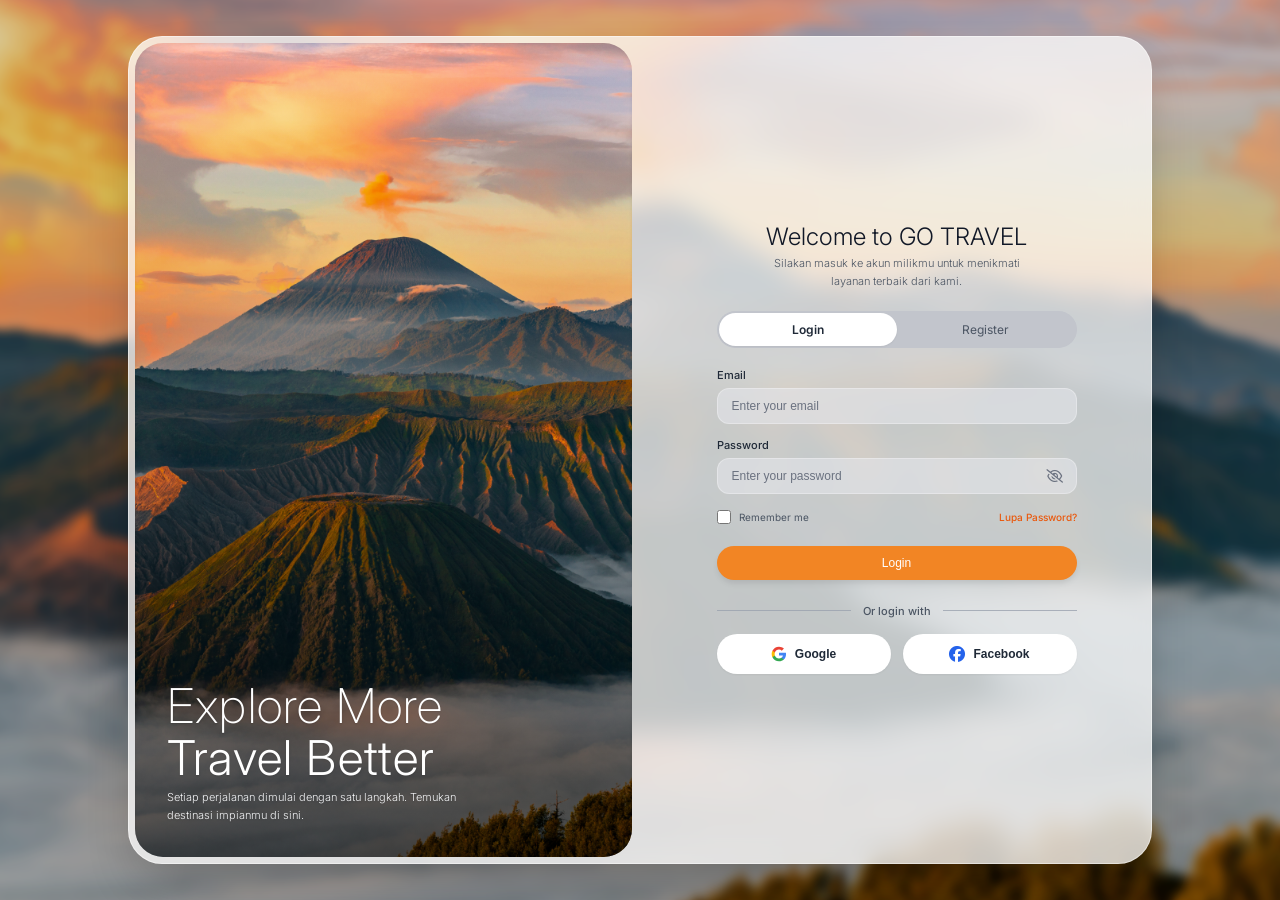
<file: login.html>
<!DOCTYPE html>
<html lang="id">
<head>
  <meta charset="UTF-8" />
  <meta name="viewport" content="width=device-width, initial-scale=1.0" />
  <title>Login - GO TRAVEL</title>
  
  <!-- Font Awesome Icons -->
  <link rel="stylesheet" href="https://cdnjs.cloudflare.com/ajax/libs/font-awesome/6.4.0/css/all.min.css" />
  <!-- Custom CSS Murni -->
  <link rel="stylesheet" href="style.css" />

  <!-- SDK Google Identity Services Resmi -->
  <script src="https://accounts.google.com/gsi/client" async defer></script>
  <!-- SDK Facebook Login Resmi -->
  <script async defer crossorigin="anonymous" src="https://connect.facebook.net/id_ID/sdk.js"></script>
</head>
<body>
  
  <!-- Overlay Latar Belakang -->
  <div class="bg-overlay"></div>

  <!-- Main Card Container -->
  <div class="auth-card">
    
   <!-- Left Section: Image Card -->
    <div class="image-section">
      <div class="image-overlay"></div>
      
      <div class="image-text-content">
        <h1 class="image-title">
          Explore More<br />
          <span class="image-title-light">Travel Better</span>
        </h1>
        <p class="image-subtitle">
          Setiap perjalanan dimulai dengan satu langkah. Temukan destinasi impianmu di sini.
        </p>
      </div>
    </div>

    <!-- Right Section: Login Form -->
    <div class="form-section">
      
      <!-- Title & Subtitle -->
      <div class="form-header">
        <h2>Welcome to GO TRAVEL</h2>
        <p>Silakan masuk ke akun milikmu untuk menikmati<br />layanan terbaik dari kami.</p>
      </div>

      <!-- Tab Switcher (Login Active) -->
      <div class="tab-switcher">
        <a href="login.html" class="tab-button active">Login</a>
        <a href="register.html" class="tab-button inactive">Register</a>
      </div>

      <!-- Form Inputs -->
      <form class="auth-form" onsubmit="event.preventDefault();">
        <!-- Email Input -->
        <div class="form-group">
          <label>Email</label>
          <input type="email" placeholder="Enter your email" class="input-field" />
        </div>

        <!-- Password Input -->
        <div class="form-group">
          <label>Password</label>
          <div class="password-wrapper">
            <input id="password" type="password" placeholder="Enter your password" class="input-field" />
            <button type="button" onclick="togglePassword()" class="toggle-password-btn">
              <i id="eye-icon" class="fa-regular fa-eye-slash"></i>
            </button>
          </div>
        </div>

        <!-- Remember Me & Forgot Password Row -->
        <div class="form-options">
          <div class="checkbox-group">
            <input id="remember" type="checkbox" />
            <label for="remember">Remember me</label>
          </div>
          <a href="javascript:void(0)" class="forgot-link">Lupa Password?</a>
        </div>

        <!-- Login Button Utama -->
        <button type="submit" onclick="window.location.href='index.html'" class="submit-btn">
          Login
        </button>
      </form>

      <!-- Divider -->
      <div class="divider">
        <div class="divider-line"></div>
        <span class="divider-text">Or login with</span>
        <div class="divider-line"></div>
      </div>

      <!-- Social Login Buttons Container -->
      <div class="social-group">
        <!-- Google Custom Button -->
        <button type="button" onclick="loginWithGoogle()" class="social-btn">
          <svg class="social-icon-svg" viewBox="0 0 24 24">
            <path fill="#4285F4" d="M22.56 12.25c0-.78-.07-1.53-.2-2.25H12v4.26h5.92c-.26 1.37-1.04 2.53-2.21 3.31v2.77h3.57c2.08-1.92 3.28-4.74 3.28-8.09z"/>
            <path fill="#34A853" d="M12 23c2.97 0 5.46-.98 7.28-2.66l-3.57-2.77c-.98.66-2.23 1.06-3.71 1.06-2.86 0-5.29-1.93-6.16-4.53H2.18v2.84C3.99 20.53 7.7 23 12 23z"/>
            <path fill="#FBBC05" d="M5.84 14.09c-.22-.66-.35-1.36-.35-2.09s.13-1.43.35-2.09V7.06H2.18C1.43 8.55 1 10.22 1 12s.43 3.45 1.18 4.94l2.85-2.22.81-.63z"/>
            <path fill="#EA4335" d="M12 5.38c1.62 0 3.06.56 4.21 1.64l3.15-3.15C17.45 2.09 14.97 1 12 1 7.7 1 3.99 3.47 2.18 7.06l3.66 2.84c.87-2.6 3.3-4.52 6.16-4.52z"/>
          </svg>
          Google
        </button>

        <!-- Facebook Custom Button -->
        <button type="button" onclick="loginWithFacebook()" class="social-btn">
          <i class="fa-brands fa-facebook social-icon-fa"></i>
          Facebook
        </button>
      </div>

    </div>
  </div>

  <!-- JavaScript Logika Auth -->
  <script>
    const GOOGLE_CLIENT_ID = "997677889943-rmdi2le79udl6mijar561sn9l4rtjstn.apps.googleusercontent.com";
    const FACEBOOK_APP_ID = "4514296402162475";

    let googleTokenClient;

    window.onload = function () {
      if (window.google) {
        googleTokenClient = google.accounts.oauth2.initTokenClient({
          client_id: GOOGLE_CLIENT_ID,
          scope: 'profile email',
          callback: (response) => {
            if (response.access_token) {
              fetch('https://www.googleapis.com/oauth2/v3/userinfo', {
                headers: { Authorization: `Bearer ${response.access_token}` }
              })
              .then(res => res.json())
              .then(profile => {
                console.log("Data User Google:", profile);
                alert(`Login berhasil! Selamat datang kembali, ${profile.name}!`);
                window.location.href = 'index.html';
              });
            }
          },
        });
      }
    };

    function loginWithGoogle() {
      if (googleTokenClient) {
        googleTokenClient.requestAccessToken();
      } else {
        alert("Google SDK belum siap, silakan coba beberapa detik lagi.");
      }
    }

    window.fbAsyncInit = function() {
      FB.init({
        appId      : FACEBOOK_APP_ID,
        cookie     : true,
        xfbml      : true,
        version    : 'v18.0'
      });
    };

    function loginWithFacebook() {
      if (typeof FB === 'undefined') {
        alert("Facebook SDK sedang dimuat. Pastikan koneksi internet kamu aktif.");
        return;
      }

      FB.login(function(response) {
        if (response.authResponse) {
          FB.api('/me', { fields: 'name, email, picture' }, function(profile) {
            console.log("Data User Facebook:", profile);
            alert(`Login berhasil! Selamat datang kembali, ${profile.name}!`);
            window.location.href = 'index.html';
          });
        } else {
          console.log("Login Facebook dibatalkan oleh pengguna.");
        }
      }, { scope: 'public_profile,email' });
    }

    function togglePassword() {
      const passwordInput = document.getElementById('password');
      const eyeIcon = document.getElementById('eye-icon');
      
      if (passwordInput.type === 'password') {
        passwordInput.type = 'text';
        eyeIcon.classList.remove('fa-eye-slash');
        eyeIcon.classList.add('fa-eye');
      } else {
        passwordInput.type = 'password';
        eyeIcon.classList.remove('fa-eye');
        eyeIcon.classList.add('fa-eye-slash');
      }
    }
  </script>
</body>
</html>
</file>
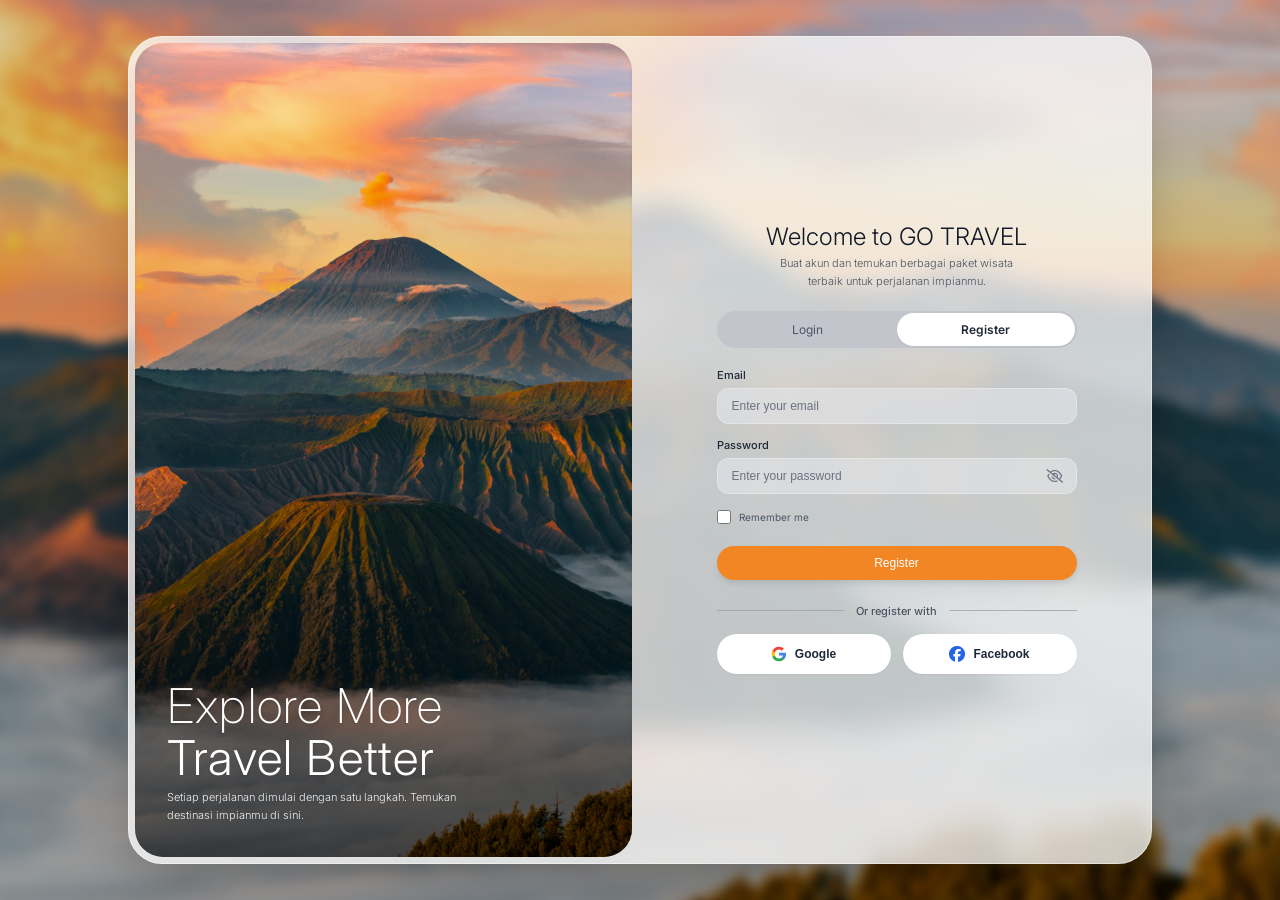
<file: register.html>
<!DOCTYPE html>
<html lang="id">
<head>
  <meta charset="UTF-8" />
  <meta name="viewport" content="width=device-width, initial-scale=1.0" />
  <title>Register - GO TRAVEL</title>
  
  <!-- Font Awesome Icons -->
  <link rel="stylesheet" href="https://cdnjs.cloudflare.com/ajax/libs/font-awesome/6.4.0/css/all.min.css" />
  <!-- Custom CSS Murni -->
  <link rel="stylesheet" href="style.css" />

  <!-- SDK Google Identity Services Resmi -->
  <script src="https://accounts.google.com/gsi/client" async defer></script>
  <!-- SDK Facebook Login Resmi -->
  <script async defer crossorigin="anonymous" src="https://connect.facebook.net/id_ID/sdk.js"></script>
</head>
<body>
  
  <!-- Overlay Latar Belakang -->
  <div class="bg-overlay"></div>

  <!-- Main Card Container -->
  <div class="auth-card">
    
    <!-- Left Section: Image Card -->
    <div class="image-section">
      <div class="image-overlay"></div>
      
      <div class="image-text-content">
        <h1 class="image-title">
          Explore More<br />
          <span class="image-title-light">Travel Better</span>
        </h1>
        <p class="image-subtitle">
          Setiap perjalanan dimulai dengan satu langkah. Temukan destinasi impianmu di sini.
        </p>
      </div>
    </div>

    <!-- Right Section: Register Form -->
    <div class="form-section">
      
      <!-- Title & Subtitle -->
      <div class="form-header">
        <h2>Welcome to GO TRAVEL</h2>
        <p>Buat akun dan temukan berbagai paket wisata<br />terbaik untuk perjalanan impianmu.</p>
      </div>

      <!-- Tab Switcher (Register Active) -->
      <div class="tab-switcher">
        <a href="login.html" class="tab-button inactive">Login</a>
        <a href="register.html" class="tab-button active">Register</a>
      </div>

      <!-- Form Inputs -->
      <form class="auth-form" onsubmit="event.preventDefault();">
        <!-- Email Input -->
        <div class="form-group">
          <label>Email</label>
          <input type="email" placeholder="Enter your email" class="input-field" />
        </div>

        <!-- Password Input -->
        <div class="form-group">
          <label>Password</label>
          <div class="password-wrapper">
            <input id="password" type="password" placeholder="Enter your password" class="input-field" />
            <button type="button" onclick="togglePassword()" class="toggle-password-btn">
              <i id="eye-icon" class="fa-regular fa-eye-slash"></i>
            </button>
          </div>
        </div>

        <!-- Remember Me Checkbox -->
        <div class="form-options">
          <div class="checkbox-group">
            <input id="remember" type="checkbox" />
            <label for="remember">Remember me</label>
          </div>
        </div>

        <!-- Register Button Utama -->
        <button type="submit" class="submit-btn">
          Register
        </button>
      </form>

      <!-- Divider -->
      <div class="divider">
        <div class="divider-line"></div>
        <span class="divider-text">Or register with</span>
        <div class="divider-line"></div>
      </div>

      <!-- Social Register Buttons Container -->
      <div class="social-group">
        <!-- Google Custom Button -->
        <button type="button" onclick="registerWithGoogle()" class="social-btn">
          <svg class="social-icon-svg" viewBox="0 0 24 24">
            <path fill="#4285F4" d="M22.56 12.25c0-.78-.07-1.53-.2-2.25H12v4.26h5.92c-.26 1.37-1.04 2.53-2.21 3.31v2.77h3.57c2.08-1.92 3.28-4.74 3.28-8.09z"/>
            <path fill="#34A853" d="M12 23c2.97 0 5.46-.98 7.28-2.66l-3.57-2.77c-.98.66-2.23 1.06-3.71 1.06-2.86 0-5.29-1.93-6.16-4.53H2.18v2.84C3.99 20.53 7.7 23 12 23z"/>
            <path fill="#FBBC05" d="M5.84 14.09c-.22-.66-.35-1.36-.35-2.09s.13-1.43.35-2.09V7.06H2.18C1.43 8.55 1 10.22 1 12s.43 3.45 1.18 4.94l2.85-2.22.81-.63z"/>
            <path fill="#EA4335" d="M12 5.38c1.62 0 3.06.56 4.21 1.64l3.15-3.15C17.45 2.09 14.97 1 12 1 7.7 1 3.99 3.47 2.18 7.06l3.66 2.84c.87-2.6 3.3-4.52 6.16-4.52z"/>
          </svg>
          Google
        </button>

        <!-- Facebook Custom Button -->
        <button type="button" onclick="registerWithFacebook()" class="social-btn">
          <i class="fa-brands fa-facebook social-icon-fa"></i>
          Facebook
        </button>
      </div>

    </div>
  </div>

  <!-- JavaScript Logika Auth -->
  <script>
    const GOOGLE_CLIENT_ID = "997677889943-rmdi2le79udl6mijar561sn9l4rtjstn.apps.googleusercontent.com";
    const FACEBOOK_APP_ID = "4514296402162475";

    let googleTokenClient;

    window.onload = function () {
      if (window.google) {
        googleTokenClient = google.accounts.oauth2.initTokenClient({
          client_id: GOOGLE_CLIENT_ID,
          scope: 'profile email',
          callback: (response) => {
            if (response.access_token) {
              fetch('https://www.googleapis.com/oauth2/v3/userinfo', {
                headers: { Authorization: `Bearer ${response.access_token}` }
              })
              .then(res => res.json())
              .then(profile => {
                console.log("Data User Google:", profile);
                alert(`Pendaftaran berhasil! Selamat datang di GO TRAVEL, ${profile.name}!`);
              });
            }
          },
        });
      }
    };

    function registerWithGoogle() {
      if (googleTokenClient) {
        googleTokenClient.requestAccessToken();
      } else {
        alert("Google SDK belum siap, silakan coba beberapa detik lagi.");
      }
    }

    window.fbAsyncInit = function() {
      FB.init({
        appId      : FACEBOOK_APP_ID,
        cookie     : true,
        xfbml      : true,
        version    : 'v18.0'
      });
    };

    function registerWithFacebook() {
      if (typeof FB === 'undefined') {
        alert("Facebook SDK sedang dimuat. Pastikan koneksi internet kamu aktif.");
        return;
      }

      FB.login(function(response) {
        if (response.authResponse) {
          FB.api('/me', { fields: 'name, email, picture' }, function(profile) {
            console.log("Data User Facebook:", profile);
            alert(`Pendaftaran berhasil! Selamat datang di GO TRAVEL, ${profile.name}!`);
          });
        } else {
          console.log("Pendaftaran Facebook dibatalkan oleh pengguna.");
        }
      }, { scope: 'public_profile,email' });
    }

    function togglePassword() {
      const passwordInput = document.getElementById('password');
      const eyeIcon = document.getElementById('eye-icon');
      
      if (passwordInput.type === 'password') {
        passwordInput.type = 'text';
        eyeIcon.classList.remove('fa-eye-slash');
        eyeIcon.classList.add('fa-eye');
      } else {
        passwordInput.type = 'password';
        eyeIcon.classList.remove('fa-eye');
        eyeIcon.classList.add('fa-eye-slash');
      }
    }
  </script>
</body>
</html>
</file>
<file: style.css>
/* =========================================================
   1. RESET & FONTS
   ========================================================= */
@import url('https://fonts.googleapis.com/css2?family=Inter:wght@100;200;300;400;500;600;700&display=swap');

* {
  box-sizing: border-box;
  margin: 0;
  padding: 0;
}

html, body {
  height: 100%;
  width: 100%;
  overflow: hidden !important;
  font-family: 'Inter', -apple-system, BlinkMacSystemFont, "Segoe UI", Roboto, sans-serif;
}

body {
  display: flex;
  align-items: center;
  justify-content: center;
  padding: 16px;
  position: relative;
  background-size: cover;
  background-position: center;
  background-attachment: fixed;
}

/* =========================================================
   2. BACKGROUND IMAGE & BLUR
   ========================================================= */
body::before {
  content: "";
  position: fixed;
  inset: 0;
  z-index: -1;
  background-image: url('img/gunung bromo.png');
  background-size: cover;
  background-position: center;
  filter: blur(5px);
  transform: scale(1.04);
}

.bg-overlay {
  position: absolute;
  inset: 0;
  background-color: rgba(0, 0, 0, 0.15);
  pointer-events: none;
}

/* =========================================================
   3. MAIN CARD CONTAINER
   ========================================================= */
.auth-card {
  position: relative;
  z-index: 10;
  width: 100%;
  max-width: 1024px;
  height: 100%;
  max-height: 92vh;
  background-color: rgba(255, 255, 255, 0.75);
  backdrop-filter: blur(12px);
  -webkit-backdrop-filter: blur(12px);
  border-radius: 34px;
  padding: 6px;
  border: 1px solid rgba(255, 255, 255, 0.45);
  box-shadow: 0 25px 50px -12px rgba(0, 0, 0, 0.25);
  display: grid;
  grid-template-columns: 1fr;
  gap: 16px;
  overflow: hidden;
}

@media (min-width: 768px) {
  .auth-card {
    grid-template-columns: 1fr 1fr;
  }
}

/* =========================================================
   4. LEFT SECTION (IMAGE CARD)
   ========================================================= */
.image-section {
  position: relative;
  border-radius: 28px;
  overflow: hidden;
  height: 100%;
  background-image: url('img/gunung bromo.png');
  background-size: cover;
  background-position: center;
  display: flex;
  flex-direction: column;
  justify-content: flex-end;
  padding: 24px;
  box-shadow: inset 0 2px 4px 0 rgba(0, 0, 0, 0.06);
}

@media (min-width: 1024px) {
  .image-section {
    padding: 32px;
  }
}

.image-overlay {
  position: absolute;
  inset: 0;
  background: linear-gradient(to top, rgba(0, 0, 0, 0.6), rgba(0, 0, 0, 0.1), transparent);
}

.image-text-content {
  position: relative;
  z-index: 10;
  color: #ffffff;
}

.image-title {
  font-size: 2.25rem;
  line-height: 1.1;
  font-weight: 200;
  letter-spacing: 0.025em;
  text-shadow: 0 1px 2px rgba(0, 0, 0, 0.1);
}

@media (min-width: 1024px) {
  .image-title {
    font-size: 3rem;
  }
}

.image-title-light {
  font-weight: 300;
}

.image-subtitle {
  font-size: 11px;
  color: #f3f4f6;
  font-weight: 300;
  max-width: 320px;
  line-height: 1.625;
  padding-top: 4px;
  text-shadow: 0 1px 2px rgba(0, 0, 0, 0.1);
}

/* =========================================================
   5. RIGHT SECTION (FORM CONTAINER)
   ========================================================= */
.form-section {
  display: flex;
  flex-direction: column;
  justify-content: center;
  align-items: center;
  padding: 16px 24px;
  color: #374151;
  width: 100%;
  height: 100%;
  margin: auto 0;
  overflow: hidden;
}

@media (min-width: 1024px) {
  .form-section {
    padding-left: 40px;
    padding-right: 40px;
  }
}

.form-header {
  text-align: center;
  margin-bottom: 20px;
  margin-top: -4px;
  width: 100%;
  max-width: 360px;
}

.form-header h2 {
  font-size: 22px;
  font-weight: 300;
  color: #111827;
  white-space: nowrap;
}

@media (min-width: 1024px) {
  .form-header h2 {
    font-size: 1.5rem;
  }
}

.form-header p {
  font-size: 11px;
  color: #4b5563;
  margin-top: 4px;
  line-height: 1.625;
  font-weight: 300;
}

/* =========================================================
   6. TAB SWITCHER
   ========================================================= */
.tab-switcher {
  background-color: #c2c5cc;
  padding: 2px;
  border-radius: 9999px;
  display: flex;
  align-items: center;
  margin-bottom: 20px;
  width: 100%;
  max-width: 360px;
}

.tab-button {
  width: 50%;
  padding: 8px 0;
  font-size: 12px;
  text-align: center;
  display: block;
  text-decoration: none;
  border-radius: 9999px;
  transition: all 0.2s ease;
}

.tab-button.inactive {
  font-weight: 400;
  color: #4b5563;
}

.tab-button.inactive:hover {
  color: #111827;
}

.tab-button.active {
  font-weight: 600;
  color: #1f2937;
  background-color: #ffffff;
  border: 1px solid rgba(255, 255, 255, 0.4);
  box-shadow: 0 1px 2px 0 rgba(0, 0, 0, 0.05);
}

/* =========================================================
   7. FORM ELEMENTS
   ========================================================= */
.auth-form {
  width: 100%;
  max-width: 360px;
  display: flex;
  flex-direction: column;
  gap: 14px;
}

.form-group {
  display: flex;
  flex-direction: column;
}

.form-group label {
  display: block;
  font-size: 11px;
  font-weight: 500;
  color: #1f2937;
  margin-bottom: 6px;
}

.input-field {
  width: 100%;
  padding: 10px 14px;
  font-size: 12px;
  background-color: rgba(229, 231, 235, 0.6);
  border: 1px solid rgba(255, 255, 255, 0.3);
  border-radius: 12px;
  outline: none;
  color: #1f2937;
  font-weight: 400;
  transition: all 0.2s ease;
}

.input-field::placeholder {
  color: #6b7280;
}

.input-field:focus {
  background-color: rgba(255, 255, 255, 0.9);
  border-color: #f97316;
}

.password-wrapper {
  position: relative;
  width: 100%;
}

.password-wrapper input {
  padding-right: 40px;
}

.toggle-password-btn {
  position: absolute;
  right: 14px;
  top: 50%;
  transform: translateY(-50%);
  background: none;
  border: none;
  color: #6b7280;
  cursor: pointer;
}

.toggle-password-btn:hover {
  color: #1f2937;
}

/* Options (Checkbox & Forgot Password) */
.form-options {
  display: flex;
  align-items: center;
  justify-content: space-between;
  padding-top: 2px;
}

.checkbox-group {
  display: flex;
  align-items: center;
}

.checkbox-group input {
  width: 14px;
  height: 14px;
  border-radius: 4px;
  cursor: pointer;
  accent-color: #059669;
}

.checkbox-group label {
  margin-left: 8px;
  font-size: 10px;
  color: #4b5563;
  cursor: pointer;
  user-select: none;
  margin-bottom: 0;
}

.forgot-link {
  font-size: 10px;
  color: #ea580c;
  text-decoration: none;
  font-weight: 500;
}

.forgot-link:hover {
  text-decoration: underline;
}

/* Submit Button */
.submit-btn {
  width: 100%;
  padding: 10px 0;
  background-color: #f28524;
  color: #ffffff;
  font-weight: 500;
  font-size: 12px;
  border-radius: 9999px;
  border: none;
  box-shadow: 0 4px 6px -1px rgba(0, 0, 0, 0.1);
  cursor: pointer;
  transition: background-color 0.2s ease;
  margin-top: 8px;
  text-align: center;
}

.submit-btn:hover {
  background-color: #e07516;
}

/* =========================================================
   8. DIVIDER & SOCIAL BUTTONS
   ========================================================= */
.divider {
  display: flex;
  align-items: center;
  margin-top: 24px;
  margin-bottom: 16px;
  width: 100%;
  max-width: 360px;
}

.divider-line {
  flex-grow: 1;
  border-top: 1px solid rgba(156, 163, 175, 0.8);
}

.divider-text {
  padding: 0 12px;
  font-size: 11px;
  color: #4b5563;
  font-weight: 500;
  white-space: nowrap;
}

.social-group {
  display: grid;
  grid-template-columns: 1fr 1fr;
  gap: 12px;
  width: 100%;
  max-width: 360px;
  align-items: center;
}

.social-btn {
  height: 40px;
  width: 100%;
  background-color: #ffffff;
  color: #1f2937;
  font-size: 12px;
  font-weight: 600;
  border-radius: 9999px;
  border: 1px solid rgba(255, 255, 255, 0.6);
  display: flex;
  align-items: center;
  justify-content: center;
  gap: 8px;
  cursor: pointer;
  transition: background-color 0.2s ease;
  box-shadow: 0 1px 2px 0 rgba(0, 0, 0, 0.05);
}

.social-btn:hover {
  background-color: #f3f4f6;
}

.social-icon-svg {
  width: 16px;
  height: 16px;
}

.social-icon-fa {
  color: #2563eb;
  font-size: 16px;
}
</file>
